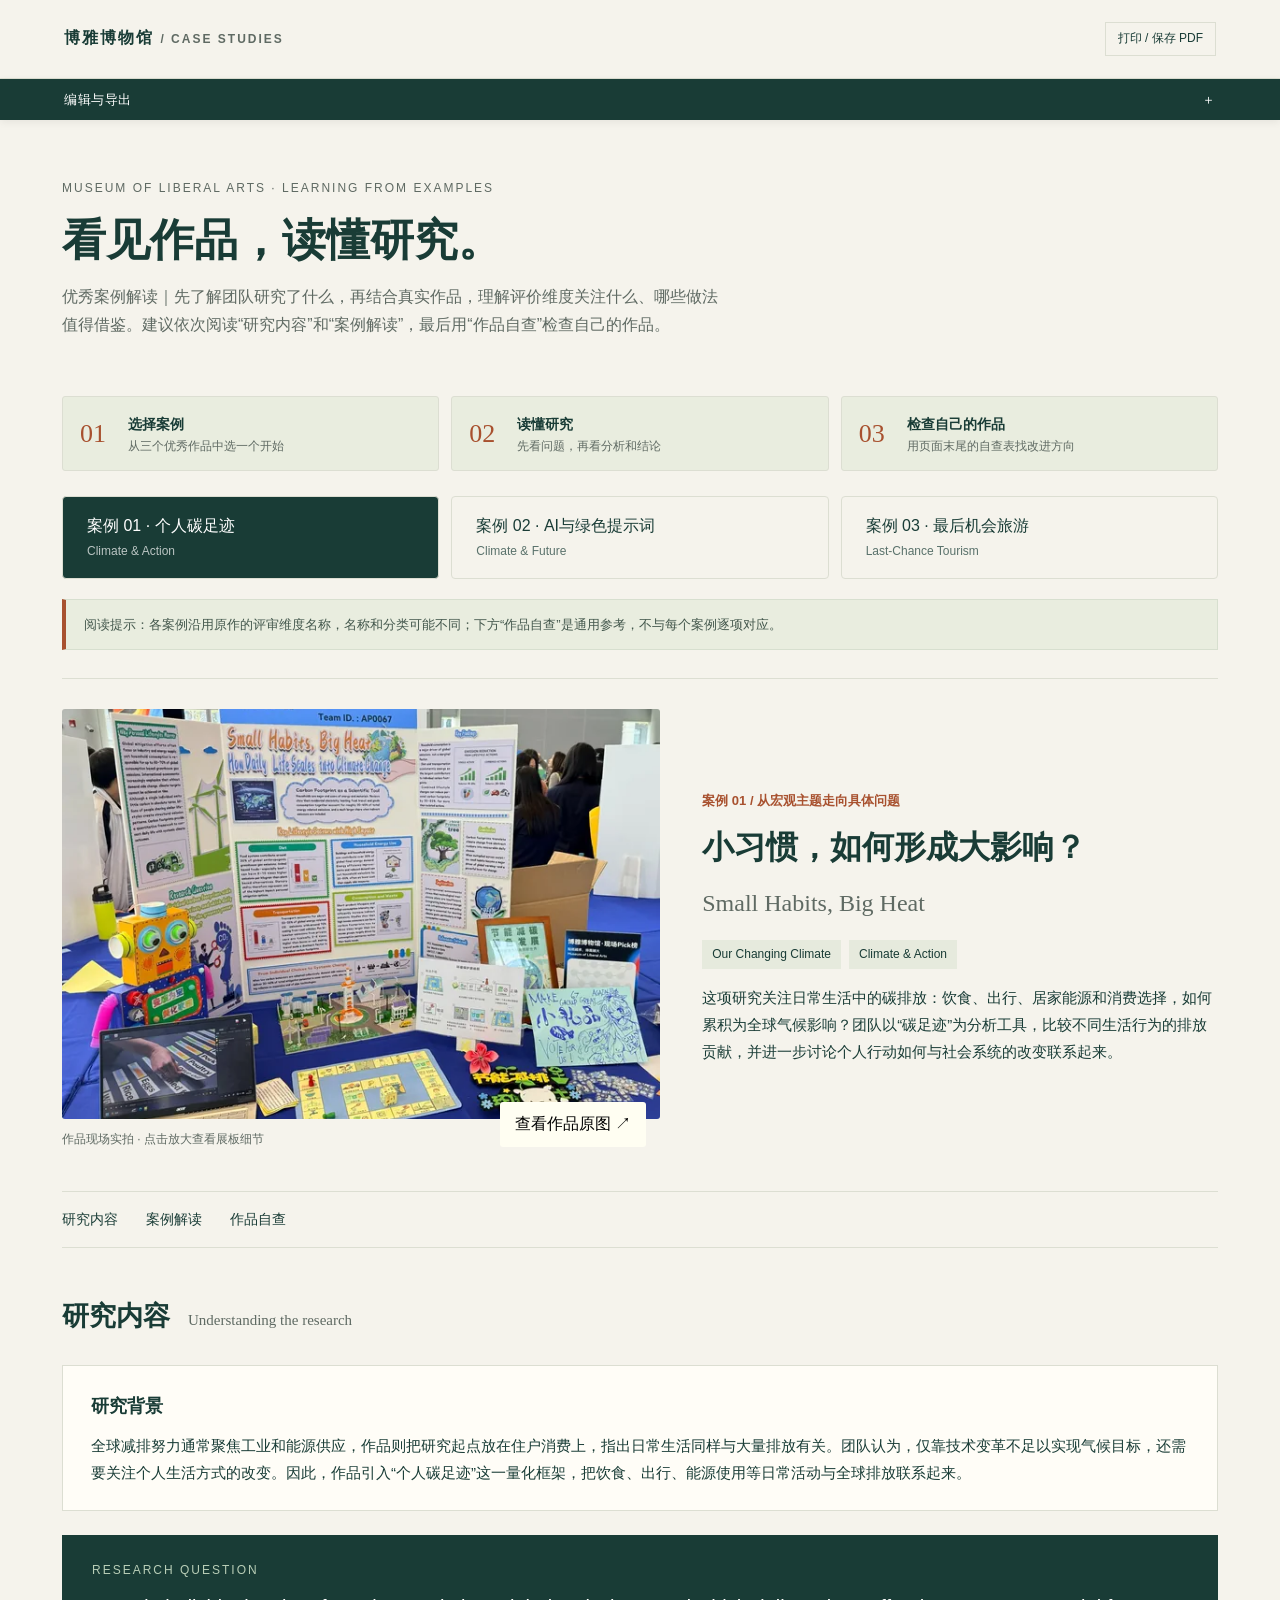
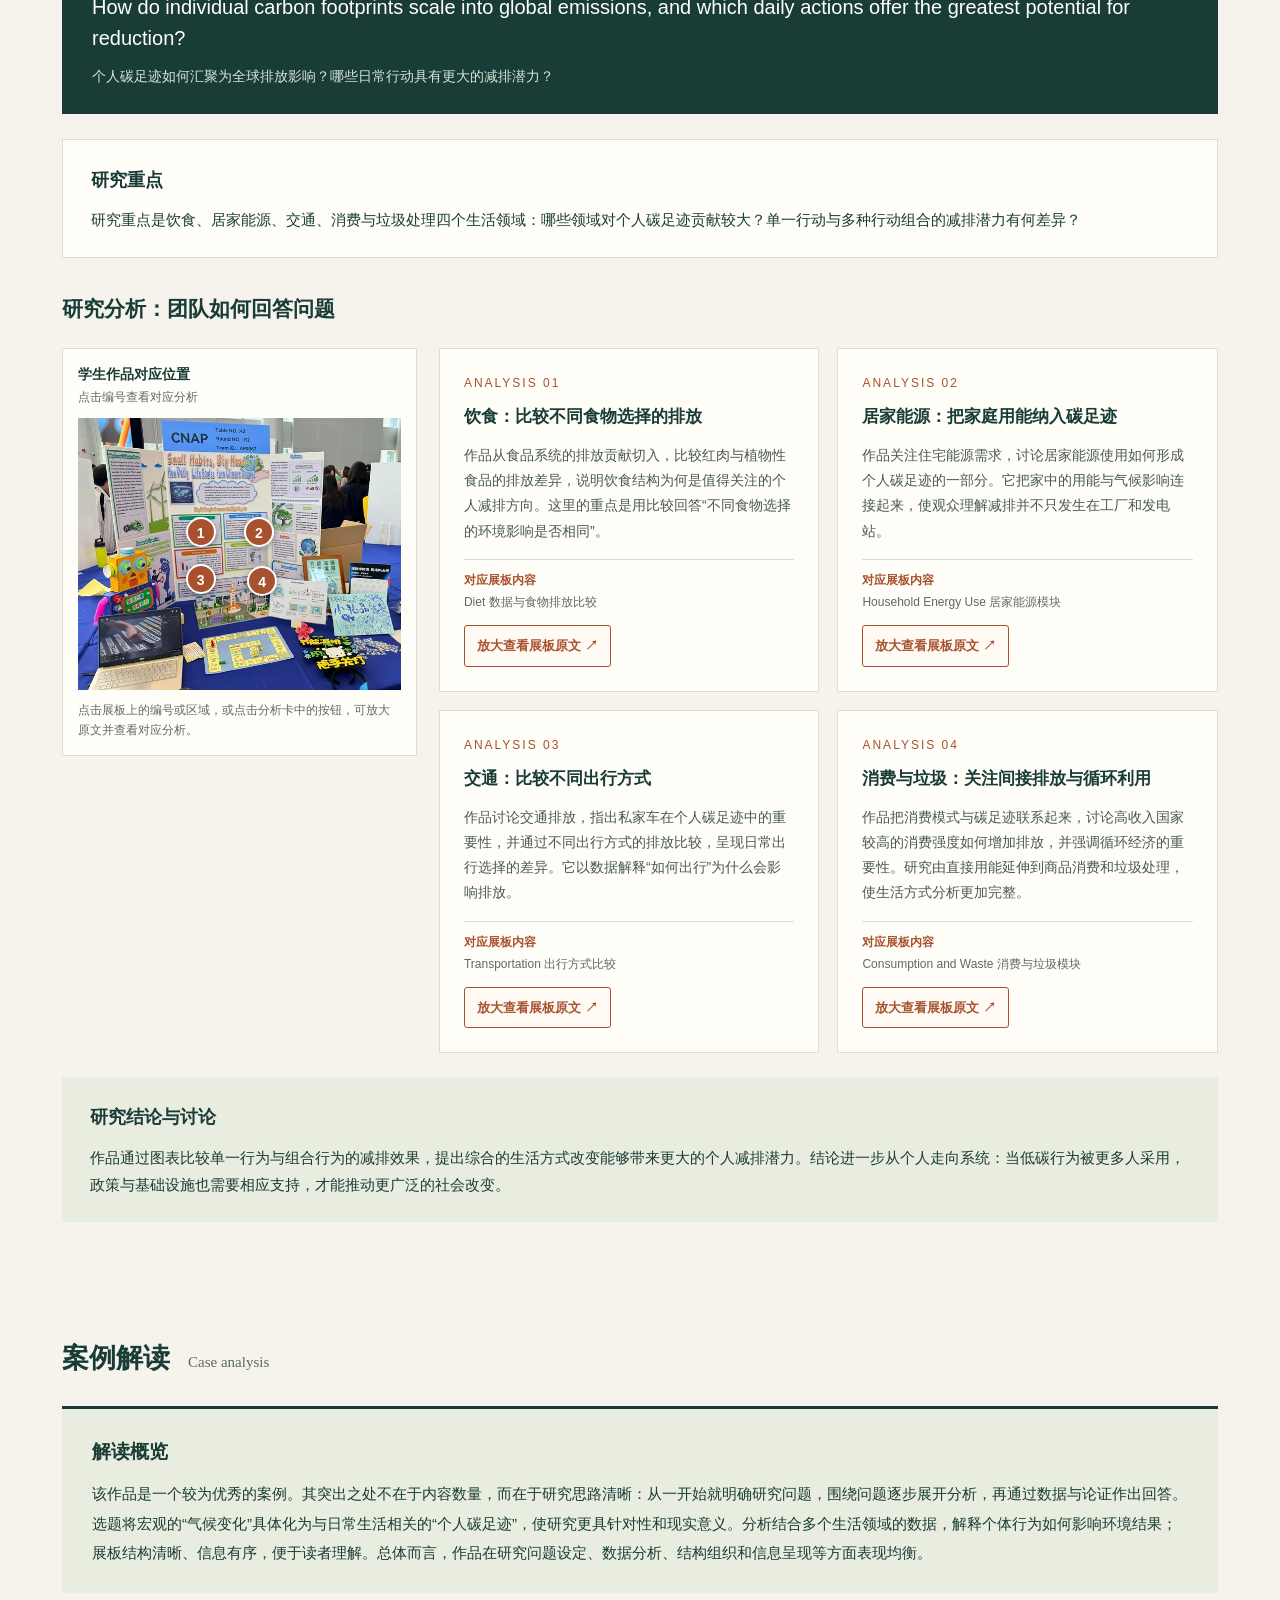
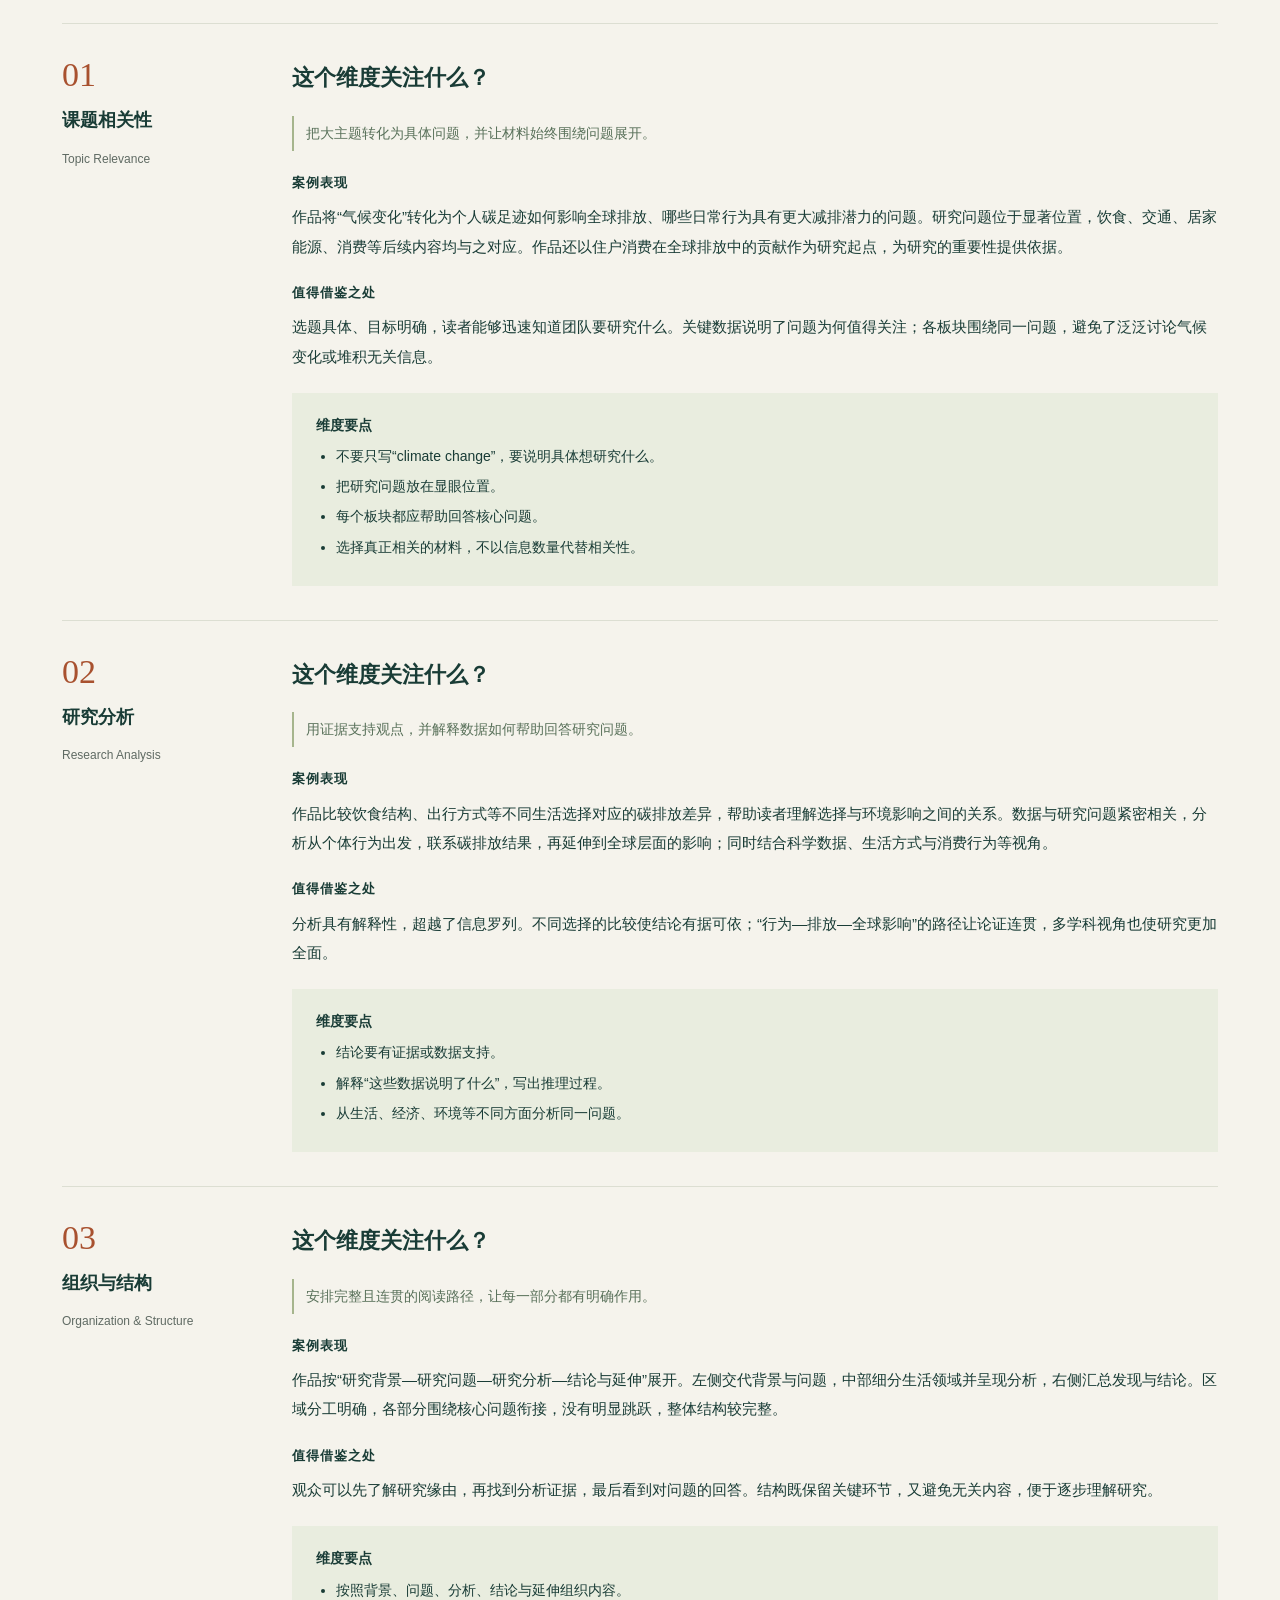
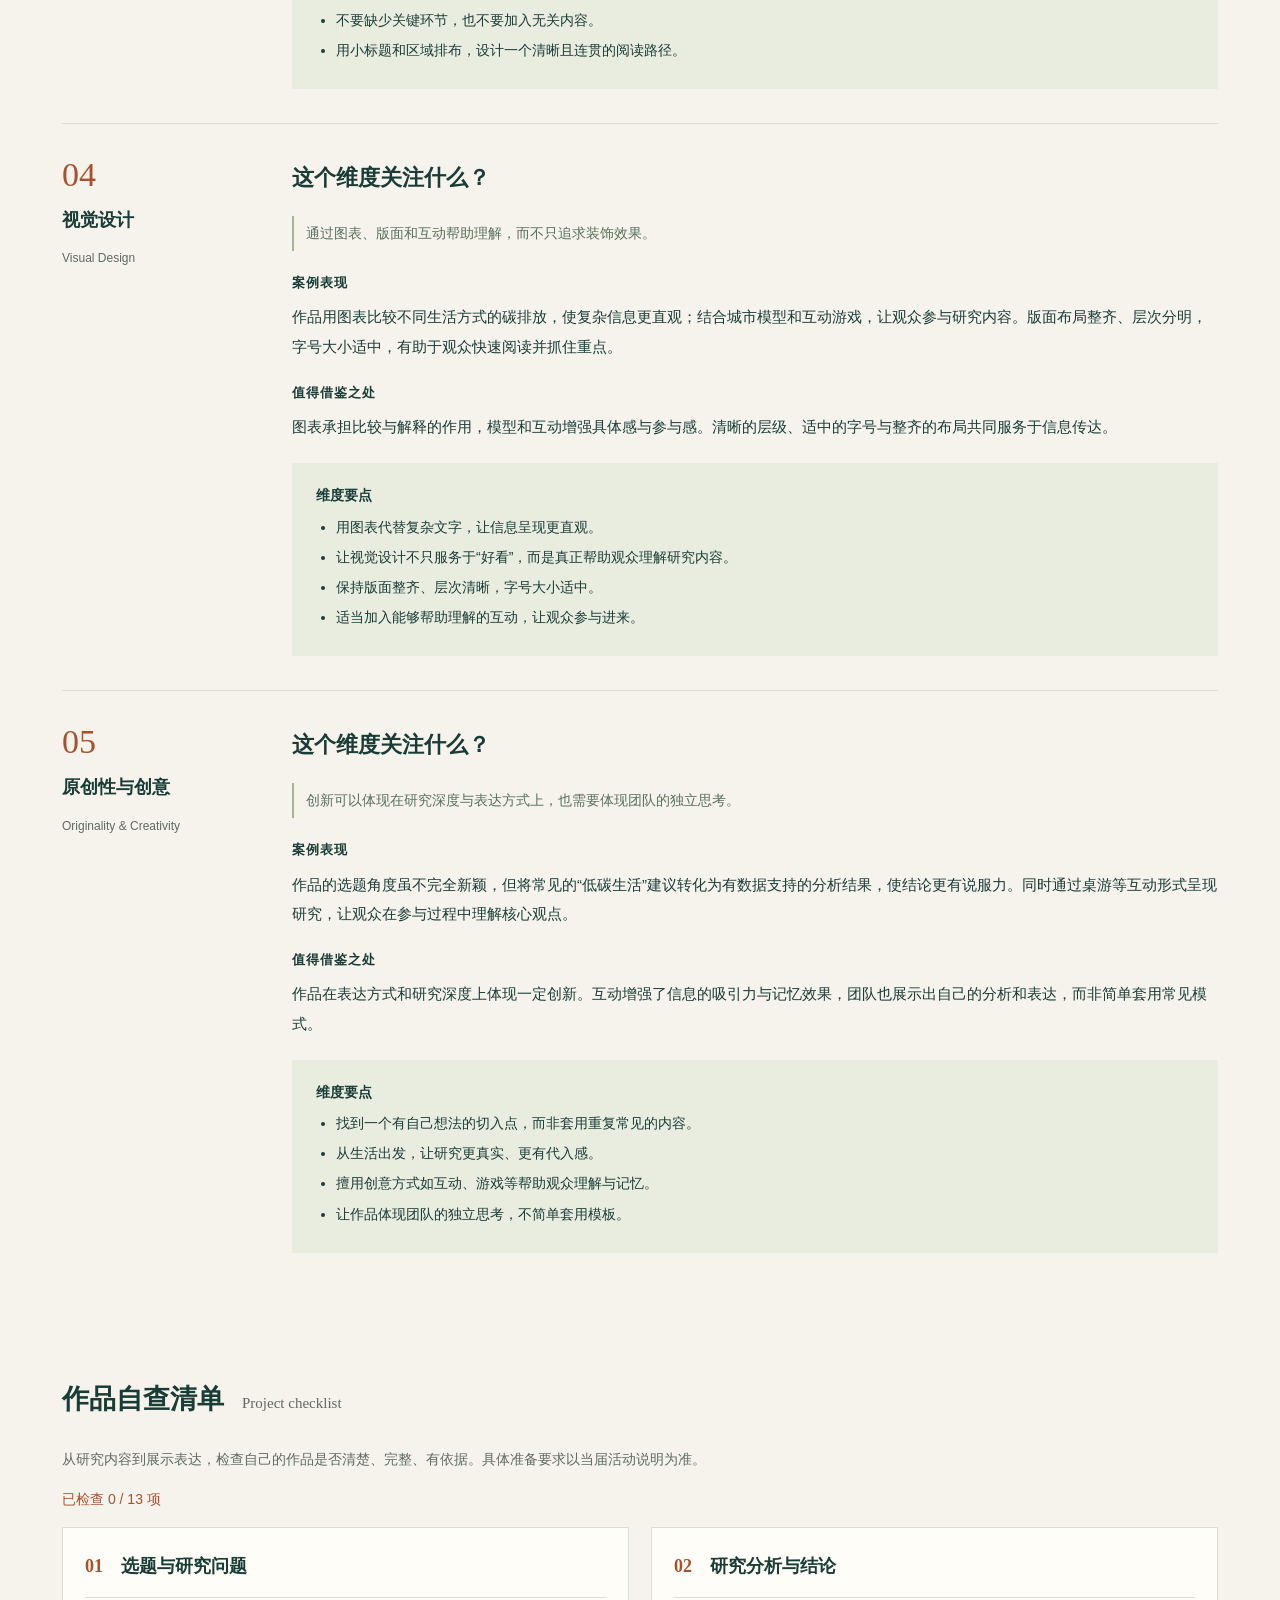
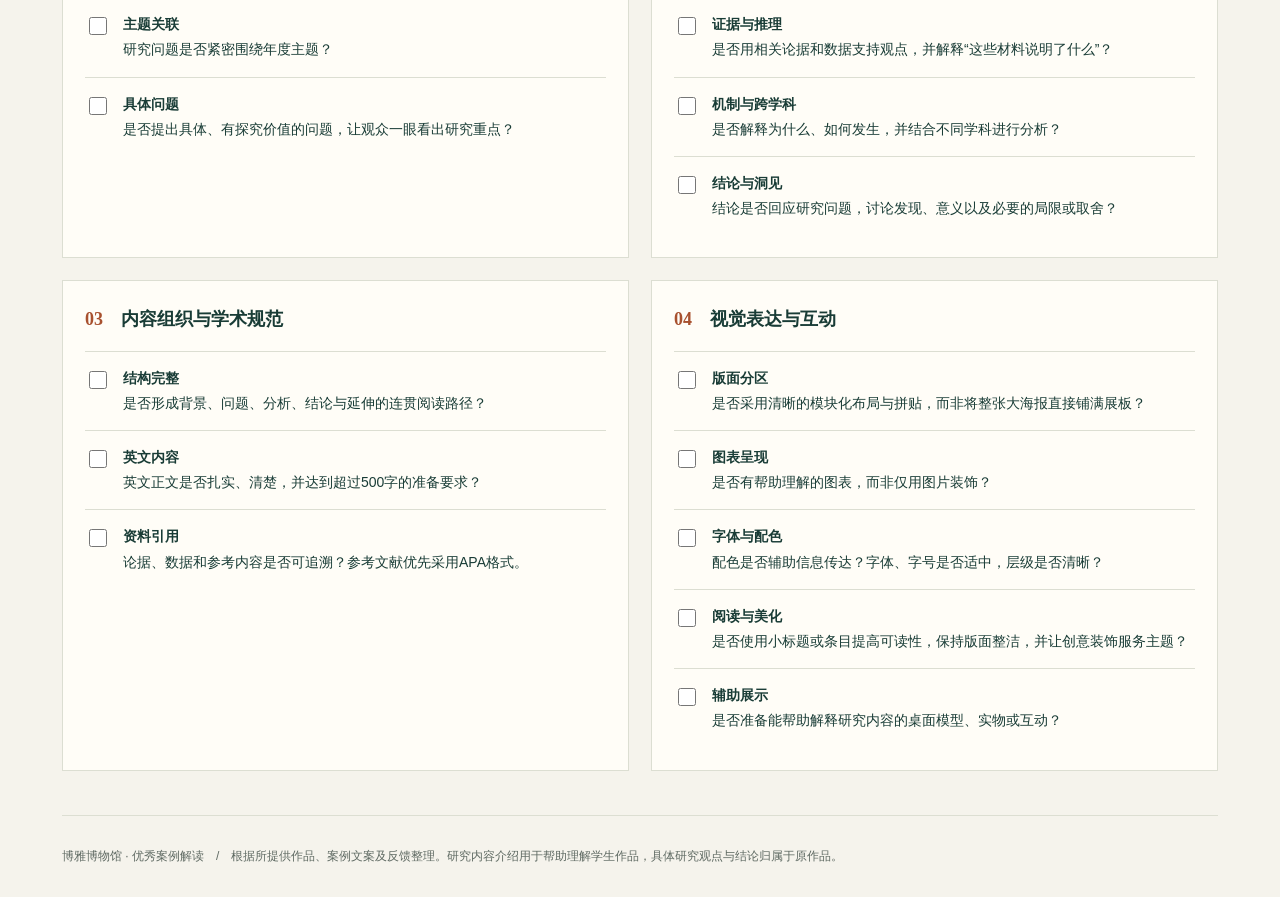
<file: src/index.html>
<!doctype html>
<html lang="zh-CN"><head><meta charset="utf-8"><meta name="viewport" content="width=device-width,initial-scale=1"><link rel="icon" href="/favicon.svg" type="image/svg+xml">
<link rel="alternate icon" href="/favicon.ico" sizes="32x32"><meta name="description" content="三个学生展板案例的研究问题、分析路径与评分维度解读，附 13 项作品自查表。"><link rel="canonical" href="https://museum-site-cwb.pages.dev/"><meta name="theme-color" content="#f5f3ec"><meta property="og:type" content="website"><meta property="og:site_name" content="博雅博物馆"><meta property="og:title" content="博雅博物馆 · 优秀案例解读"><meta property="og:description" content="三个学生展板案例的研究问题、分析路径与评分维度解读，附 13 项作品自查表。"><meta property="og:url" content="https://museum-site-cwb.pages.dev/"><meta property="og:locale" content="zh_CN"><meta name="twitter:card" content="summary"><meta name="twitter:title" content="博雅博物馆 · 优秀案例解读"><meta name="twitter:description" content="三个学生展板案例的研究问题、分析路径与评分维度解读，附 13 项作品自查表。"><script type="application/ld+json">{"@context":"https://schema.org","@type":"CollectionPage","name":"博雅博物馆 · 优秀案例解读","url":"https://museum-site-cwb.pages.dev/","description":"三个学生展板案例的研究问题、分析路径与评分维度解读，附 13 项作品自查表。","inLanguage":"zh-CN","isPartOf":{"@type":"WebSite","name":"博雅博物馆","url":"https://museum-site-cwb.pages.dev/"},"hasPart":[{"@type":"CreativeWork","name":"小习惯，如何形成大影响？","url":"https://museum-site-cwb.pages.dev/?case=1"},{"@type":"CreativeWork","name":"与AI说话，礼貌也有环境成本吗？","url":"https://museum-site-cwb.pages.dev/?case=2"},{"@type":"CreativeWork","name":"最后一次看见，是否让消失更快？","url":"https://museum-site-cwb.pages.dev/?case=3"}]}</script>
<link rel="stylesheet" href="css/main.css"><title>博雅博物馆 · 优秀案例解读</title></head><body class=""><a class="skip-link" href="#main">跳到主要内容</a><div class="top"><div class="brand">博雅博物馆 <span class="small"> / CASE STUDIES</span></div><div class="tools"><button onclick="window.print()">打印 / 保存 PDF</button></div></div><details class="editor-drawer" id="editorDrawer"><summary>编辑与导出</summary><div class="editorbar" aria-label="编辑工具栏"><button id="editToggle" class="primary" onclick="toggleEdit()" aria-pressed="false">编辑文字</button><button onclick="exportHTML()">导出新版 HTML</button><button onclick="openReset()">恢复原文</button><span class="status" id="editStatus" role="status">阅读模式 · 已载入修改</span></div><div class="editorhelp">点击带虚线的文字即可修改，修改会自动保存。可切换案例继续编辑；完成后点击“导出新版 HTML”保存完整文件。照片和布局保持不变。</div></details><main class="wrap" id="main"><header><div class="eyebrow" data-edit-key="header:0">MUSEUM OF LIBERAL ARTS · LEARNING FROM EXAMPLES</div><h1 data-edit-key="header:1">看见作品，读懂研究。</h1><p data-edit-key="header:2">优秀案例解读｜先了解团队研究了什么，再结合真实作品，理解评价维度关注什么、哪些做法值得借鉴。建议依次阅读“研究内容”和“案例解读”，最后用“作品自查”检查自己的作品。</p></header><div class="guide-steps" aria-label="页面使用步骤"><div class="guide-step"><b>01</b><strong>选择案例</strong><span>从三个优秀作品中选一个开始</span></div><div class="guide-step"><b>02</b><strong>读懂研究</strong><span>先看问题，再看分析和结论</span></div><div class="guide-step"><b>03</b><strong>检查自己的作品</strong><span>用页面末尾的自查表找改进方向</span></div></div><div class="tabs" role="tablist" aria-label="选择案例"><button role="tab" id="tab0" aria-controls="content" tabindex="0" onclick="selectCase(0)" class="" aria-selected="false">案例 01 · 个人碳足迹<span>Climate &amp; Action</span></button><button role="tab" id="tab1" aria-controls="content" tabindex="-1" onclick="selectCase(1)" aria-selected="false" class="">案例 02 · AI与绿色提示词<span>Climate &amp; Future</span></button><button role="tab" id="tab2" aria-controls="content" tabindex="-1" onclick="selectCase(2)" aria-selected="true" class="active">案例 03 · 最后机会旅游<span>Last-Chance Tourism</span></button></div><div class="rubric-note">阅读提示：各案例沿用原作的评审维度名称，名称和分类可能不同；下方“作品自查”是通用参考，不与每个案例逐项对应。</div><div id="content" role="tabpanel" aria-labelledby="tab0"><article><div class="hero"><div class="photo"><img src="img/case-03.jpg" srcset="img/case-03-640.webp 640w, img/case-03-960.webp 960w, img/case-03-1280.webp 1280w, img/case-03.webp 1620w" sizes="(max-width:760px) 92vw, 600px" width="1620" height="1080" decoding="async" fetchpriority="high" alt="Last-Chance Tourism现场作品"><button onclick="zoom()">查看作品原图 ↗</button><div class="caption" data-edit-key="case2:0">作品现场实拍 · 点击放大查看展板细节</div></div><div><div class="tag" data-edit-key="case2:1">案例 03 / 用反馈回路解释生态悖论</div><h2 data-edit-key="case2:2">最后一次看见，是否让消失更快？</h2><p class="en" data-edit-key="case2:3">Last-Chance Tourism</p><div class="meta"><span data-edit-key="case2:4">Our Changing Climate</span><span data-edit-key="case2:5">Climate &amp; Action</span></div><p class="intro" data-edit-key="case2:6">这项研究关注“最后机会旅游”：当珊瑚礁、冰川等自然景观受到退化威胁时，人们可能更想在其消失前前往参观。团队以大堡礁和冰川为案例，结合反馈模型与问卷材料，探讨游客需求和环境退化如何相互影响，并讨论旅游管理中的保护与发展平衡。</p></div></div><nav class="nav"><a href="#research">研究内容</a><a href="#reading">案例解读</a><a href="#checklist">作品自查</a></nav><section id="research"><div class="sectionhead"><b data-edit-key="case2:7">研究内容</b><span data-edit-key="case2:8">Understanding the research</span></div><div class="researchlead"><h3 data-edit-key="case2:9">研究背景</h3><p data-edit-key="case2:10">作品从气候变化对标志性自然景观的威胁切入，关注冰川消融、大堡礁珊瑚退化等现象。“最后机会旅游”指人们前往可能消失的环境旅行。团队注意到，景观受损未必只会降低吸引力，也可能激发“趁现在去看看”的需求；这为研究游客行为与环境退化的相互作用提供了起点。</p></div><div class="rq"><div class="eyebrow" style="color:#b9ceb7" data-edit-key="case2:11">RESEARCH QUESTION · 据展板转录</div><p data-edit-key="case2:12">How does last-chance tourism produce a self-reinforcing ecological paradox, where environmental degradation draws tourists and tourist activity accelerates degradation?</p><div class="cn" data-edit-key="case2:13">“最后机会旅游”如何形成自我强化的生态悖论：环境退化吸引游客，而旅游活动又加速环境退化？</div></div><div class="researchlead"><h3 data-edit-key="case2:14">研究重点</h3><p data-edit-key="case2:15">团队尝试解释一条自我强化的关系：环境濒危引发关注和稀缺感，增加游客的到访意愿；更多游客活动又可能增加环境压力，加速景观退化。展板注明，研究从此前阶段的单一案例拓展到跨案例、跨学科分析。</p></div><h3 class="subhead" data-edit-key="case2:16">研究分析：团队如何回答问题</h3><div class="grid analysisgrid"><div class="card"><div class="small" style="color:var(--accent);margin-bottom:8px" data-edit-key="case2:17">ANALYSIS 01</div><h3 data-edit-key="case2:18">提出假设：稀缺性与FOMO如何影响选择</h3><p data-edit-key="case2:19">团队以稀缺性和FOMO（害怕错过）作为行为解释，提出濒危景观可能因为“即将消失”而更具吸引力。这个假设把环境变化与游客心理连接起来，为后续分析确定方向。</p></div><div class="card"><div class="small" style="color:var(--accent);margin-bottom:8px" data-edit-key="case2:20">ANALYSIS 02</div><h3 data-edit-key="case2:21">建立模型：呈现相互强化的反馈回路</h3><p data-edit-key="case2:22">展板用回路图连接生态濒危、媒体关注、游客FOMO、游客增加和环境压力，展示团队所主张的逻辑闭环。模型帮助观众理解研究的整体关系；每个环节为何成立、如何作用，仍是需要进一步深入解释的重点。</p></div><div class="card"><div class="small" style="color:var(--accent);margin-bottom:8px" data-edit-key="case2:23">ANALYSIS 03</div><h3 data-edit-key="case2:24">结合案例：观察不同景观中的同一问题</h3><p data-edit-key="case2:25">作品使用大堡礁和消融冰川两个案例，讨论景观退化与旅游吸引力的关系。案例把模型中的抽象概念放入具体场景，也体现研究从单一案例向跨案例分析的拓展。</p></div><div class="card"><div class="small" style="color:var(--accent);margin-bottom:8px" data-edit-key="case2:26">ANALYSIS 04</div><h3 data-edit-key="case2:27">呈现调研：补充游客态度与政策支持</h3><p data-edit-key="case2:28">团队通过问卷图表呈现受访者对濒危景观的到访意愿、知晓环境影响后的选择以及对管理政策的支持。调研为游客心理和政策讨论补充材料，与模型和案例共同回应研究问题。</p></div></div><div class="researchlead result"><h3 data-edit-key="case2:29">研究结论与讨论</h3><p data-edit-key="case2:30">团队形成了Findings、Solutions、Limitations的完整思路：完全禁止或完全开放旅游都难以简单解决问题，因为生态保护与当地经济收入之间存在取舍。作品以“Balance Matters”强调平衡，并提出生态旅游税、动态游客上限等思路；同时承认理论模型尚未充分纳入现实中的社会、政治变量。后续可进一步说明不同利益相关者如何共同推动更合理的平衡。</p></div></section><section id="reading"><div class="sectionhead"><b data-edit-key="case2:31">案例解读</b><span data-edit-key="case2:32">Case analysis</span></div><div class="overview"><h3 data-edit-key="case2:33">解读概览</h3><p data-edit-key="case2:34">整体来看，团队聚焦last-chance tourism，提出了具体且具有探究价值的研究问题：濒危环境吸引游客，而游客活动又可能进一步加速环境退化，这一机制如何形成？切入角度新颖。展板分区明确、标题清晰，研究背景、假设、分析、发现及反思与局限等板块层次清晰、内容明确；团队还使用数据图、案例和调研材料，从不同角度呈现研究。整体作品结构完整并体现团队思考，后续可以重点深化Research Analysis和Conclusion &amp; Insight，让机制解释和研究洞见更充分地展示出来。</p></div><div class="dim"><aside><div class="num">01</div><div><h3 data-edit-key="case2:35">研究问题</h3><div class="small" style="letter-spacing:0" data-edit-key="case2:36">Research Question</div></div></aside><div><h4 data-edit-key="case2:37">这个维度关注什么？</h4><div class="point" data-edit-key="case2:38">从具体现象提出值得解释的关系，明确研究要回答什么。</div><div class="detail"><div class="label" data-edit-key="case2:39">案例表现</div><p data-edit-key="case2:40">团队聚焦last-chance tourism，研究濒危环境吸引游客、游客活动又进一步加速环境退化的机制。问题对象明确，指向两者之间自我强化的关系，后续模型、案例与调研均围绕这一问题展开。</p></div><div class="detail"><div class="label" data-edit-key="case2:41">值得借鉴之处</div><p data-edit-key="case2:42">切入角度新颖，问题具体且具有探究价值。它没有停留在“旅游影响环境”的宽泛话题，而是追问一个值得解释的生态悖论，逻辑清晰且聚焦。</p></div><div class="learn"><strong>维度要点</strong><ul><li data-edit-key="case2:43">从具体观察中发现值得探究的问题。</li><li data-edit-key="case2:44">把关注点推进到现象背后的关系与机制。</li><li data-edit-key="case2:45">让模型、案例与调研共同回应研究问题。</li></ul></div></div></div><div class="dim"><aside><div class="num">02</div><div><h3 data-edit-key="case2:46">研究分析</h3><div class="small" style="letter-spacing:0" data-edit-key="case2:47">Research Analysis</div></div></aside><div><h4 data-edit-key="case2:48">这个维度关注什么？</h4><div class="point" data-edit-key="case2:49">不仅展示逻辑关系，还要解释各环节为什么成立、如何发生。</div><div class="detail"><div class="label" data-edit-key="case2:50">案例表现</div><p data-edit-key="case2:51">团队使用数据图、案例、调研等材料，从不同角度分析研究问题；模型直观地呈现“濒危环境—游客需求—环境压力”的逻辑闭环，并以大堡礁、冰川等案例使问题具体化。</p></div><div class="detail"><div class="label" data-edit-key="case2:52">值得借鉴之处</div><p data-edit-key="case2:53">研究已经形成明确的机制分析意识，并结合多类材料展开。模型使观众能够把握整体逻辑，也为后续深入分析提供了框架。</p></div><div class="detail improve"><div class="label" data-edit-key="case2:54">问题与提升建议</div><p data-edit-key="case2:55">这部分还可以更侧重于展示出来背后根因与作用过程的挖掘，如：为什么濒危环境会引发媒体大肆关注？媒体渲染如何推动游客的FOMO心理？哪类游客更容易受影响？游客增加后，生态压力具体来自碳排放、人为破坏、设施建设，还是其他因素？把这些问题与后续案例结合，能够让分析从逻辑关系的展示，进一步成为对现象的机制解释。</p></div><div class="learn"><strong>维度要点</strong><ul><li data-edit-key="case2:56">追问每个环节的why与how。</li><li data-edit-key="case2:57">把机制解释放回具体案例中展开。</li><li data-edit-key="case2:58">让案例说明关系如何发生，而不只是证明现象存在。</li></ul></div></div></div><div class="dim"><aside><div class="num">03</div><div><h3 data-edit-key="case2:59">内容组织</h3><div class="small" style="letter-spacing:0" data-edit-key="case2:60">Content Organization</div></div></aside><div><h4 data-edit-key="case2:61">这个维度关注什么？</h4><div class="point" data-edit-key="case2:62">用明确分区与标题，让观众快速理解研究的基本思路。</div><div class="detail"><div class="label" data-edit-key="case2:63">案例表现</div><p data-edit-key="case2:64">展板设置Background、Hypothesis、Analysis、Findings、Reflections and Limitations等板块。背景与研究设定、核心分析、研究发现和反思具有较清楚的分工，标题明确，整体信息层次较好。</p></div><div class="detail"><div class="label" data-edit-key="case2:65">值得借鉴之处</div><p data-edit-key="case2:66">观众能够较快看出研究从何出发、如何分析、形成什么发现，以及有哪些局限。有效的信息组织支持研究成果的展示与现场表达，因此该维度取得较好评价。</p></div><div class="learn"><strong>维度要点</strong><ul><li data-edit-key="case2:67">让每个板块承担明确作用。</li><li data-edit-key="case2:68">用清晰标题形成研究过程的阅读线索。</li><li data-edit-key="case2:69">既呈现发现，也保留反思与局限。</li></ul></div></div></div><div class="dim"><aside><div class="num">04</div><div><h3 data-edit-key="case2:70">视觉设计与表达</h3><div class="small" style="letter-spacing:0" data-edit-key="case2:71">Visual Design &amp; Expression</div></div></aside><div><h4 data-edit-key="case2:72">这个维度关注什么？</h4><div class="point" data-edit-key="case2:73">让图表、文字和分区协同传达内容。</div><div class="detail"><div class="label" data-edit-key="case2:74">案例表现</div><p data-edit-key="case2:75">作品通过清楚的板块、标题和信息层级呈现研究，同时使用数据图、反馈模型、案例与调研材料辅助说明。整体视觉呈现较为清晰，能够支持观众理解研究内容。</p></div><div class="detail"><div class="label" data-edit-key="case2:76">值得借鉴之处</div><p data-edit-key="case2:77">视觉设计和信息组织总体有效，能够辅助研究成果展示和现场表达，因此Visual Design &amp; Expression取得较好评价。导图也为复杂关系提供了直观入口。</p></div><div class="learn"><strong>维度要点</strong><ul><li data-edit-key="case2:78">让图表和模型对应正在解释的内容。</li><li data-edit-key="case2:79">保持版块清楚、标题鲜明、层级稳定。</li><li data-edit-key="case2:80">字号大小适中，帮助观众快速阅读展板。</li></ul></div></div></div><div class="dim"><aside><div class="num">05</div><div><h3 data-edit-key="case2:81">结论与洞见</h3><div class="small" style="letter-spacing:0" data-edit-key="case2:82">Conclusion &amp; Insight</div></div></aside><div><h4 data-edit-key="case2:83">这个维度关注什么？</h4><div class="point" data-edit-key="case2:84">在总结发现之外，解释取舍、各方作用与方案依据。</div><div class="detail"><div class="label" data-edit-key="case2:85">案例表现</div><p data-edit-key="case2:86">团队已形成较完整的Findings、Solutions、Limitations思路，并提出trade-off，意识到生态保护与当地经济收入之间存在矛盾。作品用“Balance Matters”强调平衡，说明团队理解问题由多种因素造成，不能由单一方案简单解决。</p></div><div class="detail"><div class="label" data-edit-key="case2:87">值得借鉴之处</div><p data-edit-key="case2:88">能够识别取舍并承认局限，是有价值的思考方向。结论不只是重复问题，还尝试提出解决思路，展现了团队自身的判断。</p></div><div class="detail improve"><div class="label" data-edit-key="case2:89">问题与提升建议</div><p data-edit-key="case2:90">可以进一步讨论政府、媒体、环保组织和游客各自能够发挥什么作用，以及如何共同实现经济收益、生态保护和游客需求之间更合理的平衡。这样能够更有力地支撑“Balance Matters”与解决方案，使已有内容中的Insight充分呈现出来。</p></div><div class="learn"><strong>维度要点</strong><ul><li data-edit-key="case2:91">从不同利益相关者的角度分析问题。</li><li data-edit-key="case2:92">解释经济收益、生态保护与游客需求如何平衡。</li><li data-edit-key="case2:93">让“Balance Matters”和解决方案得到具体论证。</li></ul></div></div></div></section></article></div><section id="checklist"><div class="sectionhead"><b data-edit-key="checklist:0">作品自查清单</b><span data-edit-key="checklist:1">Project checklist</span></div><p style="color:var(--muted);font-size:14px" data-edit-key="checklist:2">从研究内容到展示表达，检查自己的作品是否清楚、完整、有依据。具体准备要求以当届活动说明为准。</p><div class="progress" id="progress">已检查 0 / 13 项</div><div class="groupgrid" id="checks"><div class="checkgroup"><h3 data-edit-key="checklist:3"><span style="color:var(--accent);font-family:Georgia">01</span>　选题与研究问题</h3><label class="check"><input type="checkbox" onchange="update()"><span><strong data-edit-key="checklist:4">主题关联</strong><span class="checktext" data-edit-key="checklist:5">研究问题是否紧密围绕年度主题？</span></span></label><label class="check"><input type="checkbox" onchange="update()"><span><strong data-edit-key="checklist:6">具体问题</strong><span class="checktext" data-edit-key="checklist:7">是否提出具体、有探究价值的问题，让观众一眼看出研究重点？</span></span></label></div><div class="checkgroup"><h3 data-edit-key="checklist:8"><span style="color:var(--accent);font-family:Georgia">02</span>　研究分析与结论</h3><label class="check"><input type="checkbox" onchange="update()"><span><strong data-edit-key="checklist:9">证据与推理</strong><span class="checktext" data-edit-key="checklist:10">是否用相关论据和数据支持观点，并解释“这些材料说明了什么”？</span></span></label><label class="check"><input type="checkbox" onchange="update()"><span><strong data-edit-key="checklist:11">机制与跨学科</strong><span class="checktext" data-edit-key="checklist:12">是否解释为什么、如何发生，并结合不同学科进行分析？</span></span></label><label class="check"><input type="checkbox" onchange="update()"><span><strong data-edit-key="checklist:13">结论与洞见</strong><span class="checktext" data-edit-key="checklist:14">结论是否回应研究问题，讨论发现、意义以及必要的局限或取舍？</span></span></label></div><div class="checkgroup"><h3 data-edit-key="checklist:15"><span style="color:var(--accent);font-family:Georgia">03</span>　内容组织与学术规范</h3><label class="check"><input type="checkbox" onchange="update()"><span><strong data-edit-key="checklist:16">结构完整</strong><span class="checktext" data-edit-key="checklist:17">是否形成背景、问题、分析、结论与延伸的连贯阅读路径？</span></span></label><label class="check"><input type="checkbox" onchange="update()"><span><strong data-edit-key="checklist:18">英文内容</strong><span class="checktext" data-edit-key="checklist:19">英文正文是否扎实、清楚，并达到超过500字的准备要求？</span></span></label><label class="check"><input type="checkbox" onchange="update()"><span><strong data-edit-key="checklist:20">资料引用</strong><span class="checktext" data-edit-key="checklist:21">论据、数据和参考内容是否可追溯？参考文献优先采用APA格式。</span></span></label></div><div class="checkgroup"><h3 data-edit-key="checklist:22"><span style="color:var(--accent);font-family:Georgia">04</span>　视觉表达与互动</h3><label class="check"><input type="checkbox" onchange="update()"><span><strong data-edit-key="checklist:23">版面分区</strong><span class="checktext" data-edit-key="checklist:24">是否采用清晰的模块化布局与拼贴，而非将整张大海报直接铺满展板？</span></span></label><label class="check"><input type="checkbox" onchange="update()"><span><strong data-edit-key="checklist:25">图表呈现</strong><span class="checktext" data-edit-key="checklist:26">是否有帮助理解的图表，而非仅用图片装饰？</span></span></label><label class="check"><input type="checkbox" onchange="update()"><span><strong data-edit-key="checklist:27">字体与配色</strong><span class="checktext" data-edit-key="checklist:28">配色是否辅助信息传达？字体、字号是否适中，层级是否清晰？</span></span></label><label class="check"><input type="checkbox" onchange="update()"><span><strong data-edit-key="checklist:29">阅读与美化</strong><span class="checktext" data-edit-key="checklist:30">是否使用小标题或条目提高可读性，保持版面整洁，并让创意装饰服务主题？</span></span></label><label class="check"><input type="checkbox" onchange="update()"><span><strong data-edit-key="checklist:31">辅助展示</strong><span class="checktext" data-edit-key="checklist:32">是否准备能帮助解释研究内容的桌面模型、实物或互动？</span></span></label></div></div></section><footer class="foot editable-footer" data-edit-key="footer:0">博雅博物馆 · 优秀案例解读　/　根据所提供作品、案例文案及反馈整理。研究内容介绍用于帮助理解学生作品，具体研究观点与结论归属于原作品。</footer></main><dialog id="viewer"><button onclick="document.getElementById('viewer').close()">关闭 ×</button><img id="full" alt="作品原图放大"></dialog><dialog id="analysisZoomDialog" class="analysis-zoom-dialog" aria-labelledby="zoomAnalysisTitle"><button class="zoom-close" onclick="document.getElementById('analysisZoomDialog').close()">关闭 ×</button><div class="zoom-layout"><div class="zoom-image-wrap"><img id="zoomPosterCrop" alt="学生作品对应局部放大"></div><div class="zoom-analysis"><div class="eyebrow">POSTER DETAIL</div><h3 id="zoomAnalysisTitle"></h3><div class="zoom-target-label">展板对应内容</div><div id="zoomTarget"></div><div class="zoom-analysis-label">对应分析</div><div id="zoomAnalysisText"></div></div></div></dialog><script id="editorData" type="application/json">{"storageId":"museum-editor-1793601910953-6b5e97","edits":{"case0:34":"该作品是一个较为优秀的案例。其突出之处不在于内容数量，而在于研究思路清晰：从一开始就明确研究问题，围绕问题逐步展开分析，再通过数据与论证作出回答。选题将宏观的“气候变化”具体化为与日常生活相关的“个人碳足迹”，使研究更具针对性和现实意义。分析结合多个生活领域的数据，解释个体行为如何影响环境结果；展板结构清晰、信息有序，便于读者理解。总体而言，作品在研究问题设定、数据分析、结构组织和信息呈现等方面表现均衡。","case0:68":"用小标题和区域排布，设计一个清晰且连贯的阅读路径。","case0:77":"用图表代替复杂文字，让信息呈现更直观。","case0:78":"让视觉设计不只服务于“好看”，而是真正帮助观众理解研究内容。","case0:80":"适当加入能够帮助理解的互动，让观众参与进来。","case0:89":"找到一个有自己想法的切入点，而非套用重复常见的内容。","case0:90":"从生活出发，让研究更真实、更有代入感。","case0:91":"擅用创意方式如互动、游戏等帮助观众理解与记忆。","case0:92":"让作品体现团队的独立思考，不简单套用模板。","case1:13":"展板原意译：个人用户与 AI 对话中的闲聊或礼貌表达，会怎样在大规模使用下影响环境？","case1:34":"该作品整体水平较高，在选题、分析与表达方面均有突出表现。它从一个比较新颖的角度切入，将人工智能时代的语言使用习惯与气候变化问题联系起来，体现出较强的思考能力。研究使用数据支持论证，并以“绿色提示词”进一步思考未来数字生活方式。展板结构清晰、信息有层次，视觉风格与主题一致。总体而言，作品在多个维度表现均可圈可点，在研究问题的精确性、视觉设计与内容的关联以及互动设计等方面仍有提升空间。","case1:40":"作品围绕“Our Changing Climate”，将研究延伸到数字技术与能源消耗，把全球气候问题与日常AI对话行为联系起来。所选材料与方向相关，研究目标总体明确。","case1:44":"原问题“How do small talk among individual users scale impact the environment?”在语言表述和研究范围上略显不够精确。“users”没有明确指向 AI 用户，“small talk”也难以准确对应人与 AI 之间的具体语言行为。可改为：How does polite language in AI conversations affect token use and estimated energy consumption at scale?（大规模使用时，AI 对话中的礼貌表达会怎样影响词元使用量和估算能耗？）这能让研究对象和关注指标更清楚。","case2:34":"整体来看，团队聚焦last-chance tourism，提出了具体且具有探究价值的研究问题：濒危环境吸引游客，而游客活动又可能进一步加速环境退化，这一机制如何形成？切入角度新颖。展板分区明确、标题清晰，研究背景、假设、分析、发现及反思与局限等板块层次清晰、内容明确；团队还使用数据图、案例和调研材料，从不同角度呈现研究。整体作品结构完整并体现团队思考，后续可以重点深化Research Analysis和Conclusion & Insight，让机制解释和研究洞见更充分地展示出来。","case2:5":"Climate & Action","case2:42":"切入角度新颖，问题具体且具有探究价值。它没有停留在“旅游影响环境”的宽泛话题，而是追问一个值得解释的生态悖论，逻辑清晰且聚焦。","case2:55":"这部分还可以更侧重于展示出来背后根因与作用过程的挖掘，如：为什么濒危环境会引发媒体大肆关注？媒体渲染如何推动游客的FOMO心理？哪类游客更容易受影响？游客增加后，生态压力具体来自碳排放、人为破坏、设施建设，还是其他因素？把这些问题与后续案例结合，能够让分析从逻辑关系的展示，进一步成为对现象的机制解释。","case2:77":"视觉设计和信息组织总体有效，能够辅助研究成果展示和现场表达，因此Visual Design & Expression取得较好评价。导图也为复杂关系提供了直观入口。","header:2":"优秀案例解读｜先了解团队研究了什么，再结合真实作品，理解评价维度关注什么、哪些做法值得借鉴。建议依次阅读“研究内容”和“案例解读”，最后用“作品自查”检查自己的作品。"},"originals":{"case0:0":"作品现场实拍 · 点击放大查看展板细节","case0:1":"案例 01 / 从宏观主题走向具体问题","case0:2":"小习惯，如何形成大影响？","case0:3":"Small Habits, Big Heat","case0:4":"Our Changing Climate","case0:5":"Climate & Action","case0:6":"这项研究关注日常生活中的碳排放：饮食、出行、居家能源和消费选择，如何累积为全球气候影响？团队以“碳足迹”为分析工具，比较不同生活行为的排放贡献，并进一步讨论个人行动如何与社会系统的改变联系起来。","case0:7":"研究内容","case0:8":"Understanding the research","case0:9":"研究背景","case0:10":"全球减排努力通常聚焦工业和能源供应，作品则把研究起点放在住户消费上，指出日常生活同样与大量排放有关。团队认为，仅靠技术变革不足以实现气候目标，还需要关注个人生活方式的改变。因此，作品引入“个人碳足迹”这一量化框架，把饮食、出行、能源使用等日常活动与全球排放联系起来。","case0:11":"RESEARCH QUESTION","case0:12":"How do individual carbon footprints scale into global emissions, and which daily actions offer the greatest potential for reduction?","case0:13":"个人碳足迹如何汇聚为全球排放影响？哪些日常行动具有更大的减排潜力？","case0:14":"研究重点","case0:15":"研究重点是饮食、居家能源、交通、消费与垃圾处理四个生活领域：哪些领域对个人碳足迹贡献较大？单一行动与多种行动组合的减排潜力有何差异？","case0:16":"研究分析：团队如何回答问题","case0:17":"ANALYSIS 01","case0:18":"饮食：比较不同食物选择的排放","case0:19":"作品从食品系统的排放贡献切入，比较红肉与植物性食品的排放差异，说明饮食结构为何是值得关注的个人减排方向。这里的重点是用比较回答“不同食物选择的环境影响是否相同”。","case0:20":"ANALYSIS 02","case0:21":"居家能源：把家庭用能纳入碳足迹","case0:22":"作品关注住宅能源需求，讨论居家能源使用如何形成个人碳足迹的一部分。它把家中的用能与气候影响连接起来，使观众理解减排并不只发生在工厂和发电站。","case0:23":"ANALYSIS 03","case0:24":"交通：比较不同出行方式","case0:25":"作品讨论交通排放，指出私家车在个人碳足迹中的重要性，并通过不同出行方式的排放比较，呈现日常出行选择的差异。它以数据解释“如何出行”为什么会影响排放。","case0:26":"ANALYSIS 04","case0:27":"消费与垃圾：关注间接排放与循环利用","case0:28":"作品把消费模式与碳足迹联系起来，讨论高收入国家较高的消费强度如何增加排放，并强调循环经济的重要性。研究由直接用能延伸到商品消费和垃圾处理，使生活方式分析更加完整。","case0:29":"研究结论与讨论","case0:30":"作品通过图表比较单一行为与组合行为的减排效果，提出综合的生活方式改变能够带来更大的个人减排潜力。结论进一步从个人走向系统：当低碳行为被更多人采用，政策与基础设施也需要相应支持，才能推动更广泛的社会改变。","case0:31":"案例解读","case0:32":"Case analysis","case0:33":"解读概览","case0:34":"该作品是一个可以参考的标准案例。其突出之处不在于内容数量，而在于研究思路清晰：从一开始就明确研究问题，围绕问题逐步展开分析，再通过数据与论证作出回答。选题将宏观的“气候变化”具体化为与日常生活相关的“个人碳足迹”，使研究更具针对性和现实意义。分析结合多个生活领域的数据，解释个体行为如何影响环境结果；展板结构清晰、信息有序，便于读者理解。总体而言，作品在研究问题设定、数据分析、结构组织和信息呈现等方面表现均衡。","case0:35":"课题相关性","case0:36":"Topic Relevance","case0:37":"这个维度关注什么？","case0:38":"把大主题转化为具体问题，并让材料始终围绕问题展开。","case0:39":"案例表现","case0:40":"作品将“气候变化”转化为个人碳足迹如何影响全球排放、哪些日常行为具有更大减排潜力的问题。研究问题位于显著位置，饮食、交通、居家能源、消费等后续内容均与之对应。作品还以住户消费在全球排放中的贡献作为研究起点，为研究的重要性提供依据。","case0:41":"值得借鉴之处","case0:42":"选题具体、目标明确，读者能够迅速知道团队要研究什么。关键数据说明了问题为何值得关注；各板块围绕同一问题，避免了泛泛讨论气候变化或堆积无关信息。","case0:43":"不要只写“climate change”，要说明具体想研究什么。","case0:44":"把研究问题放在显眼位置。","case0:45":"每个板块都应帮助回答核心问题。","case0:46":"选择真正相关的材料，不以信息数量代替相关性。","case0:47":"研究分析","case0:48":"Research Analysis","case0:49":"这个维度关注什么？","case0:50":"用证据支持观点，并解释数据如何帮助回答研究问题。","case0:51":"案例表现","case0:52":"作品比较饮食结构、出行方式等不同生活选择对应的碳排放差异，帮助读者理解选择与环境影响之间的关系。数据与研究问题紧密相关，分析从个体行为出发，联系碳排放结果，再延伸到全球层面的影响；同时结合科学数据、生活方式与消费行为等视角。","case0:53":"值得借鉴之处","case0:54":"分析具有解释性，超越了信息罗列。不同选择的比较使结论有据可依；“行为—排放—全球影响”的路径让论证连贯，多学科视角也使研究更加全面。","case0:55":"结论要有证据或数据支持。","case0:56":"解释“这些数据说明了什么”，写出推理过程。","case0:57":"从生活、经济、环境等不同方面分析同一问题。","case0:58":"组织与结构","case0:59":"Organization & Structure","case0:60":"这个维度关注什么？","case0:61":"安排完整且连贯的阅读路径，让每一部分都有明确作用。","case0:62":"案例表现","case0:63":"作品按“研究背景—研究问题—研究分析—结论与延伸”展开。左侧交代背景与问题，中部细分生活领域并呈现分析，右侧汇总发现与结论。区域分工明确，各部分围绕核心问题衔接，没有明显跳跃，整体结构较完整。","case0:64":"值得借鉴之处","case0:65":"观众可以先了解研究缘由，再找到分析证据，最后看到对问题的回答。结构既保留关键环节，又避免无关内容，便于逐步理解研究。","case0:66":"按照背景、问题、分析、结论与延伸组织内容。","case0:67":"不要缺少关键环节，也不要加入无关内容。","case0:68":"用小标题和区域安排形成连续阅读路径。","case0:69":"视觉设计","case0:70":"Visual Design","case0:71":"这个维度关注什么？","case0:72":"通过图表、版面和互动帮助理解，而不只追求装饰效果。","case0:73":"案例表现","case0:74":"作品用图表比较不同生活方式的碳排放，使复杂信息更直观；结合城市模型和互动游戏，让观众参与研究内容。版面布局整齐、层次分明，字号大小适中，有助于观众快速阅读并抓住重点。","case0:75":"值得借鉴之处","case0:76":"图表承担比较与解释的作用，模型和互动增强具体感与参与感。清晰的层级、适中的字号与整齐的布局共同服务于信息传达。","case0:77":"用图表呈现复杂比较。","case0:78":"让视觉设计帮助理解研究内容。","case0:79":"保持版面整齐、层次清晰，字号大小适中。","case0:80":"适当加入能够帮助理解的互动。","case0:81":"原创性与创意","case0:82":"Originality & Creativity","case0:83":"这个维度关注什么？","case0:84":"创新可以体现在研究深度与表达方式上，也需要体现团队的独立思考。","case0:85":"案例表现","case0:86":"作品的选题角度虽不完全新颖，但将常见的“低碳生活”建议转化为有数据支持的分析结果，使结论更有说服力。同时通过桌游等互动形式呈现研究，让观众在参与过程中理解核心观点。","case0:87":"值得借鉴之处","case0:88":"作品在表达方式和研究深度上体现一定创新。互动增强了信息的吸引力与记忆效果，团队也展示出自己的分析和表达，而非简单套用常见模式。","case0:89":"从生活出发，找到有自己想法的切入点。","case0:90":"将常见建议发展为有依据的分析结果。","case0:91":"用互动、游戏等方式帮助观众理解与记忆。","case0:92":"体现团队的独立思考，不简单套用模板。","header:0":"MUSEUM OF LIBERAL ARTS · LEARNING FROM EXAMPLES","header:1":"看见作品，读懂研究。","header:2":"优秀案例解读｜先了解团队研究了什么，再结合真实作品，理解评价维度关注什么、哪些做法值得借鉴。建议依次阅读“研究内容”和“案例解读”，最后用“作品自查”检查自己的作品。","checklist:0":"作品自查清单","checklist:1":"Project checklist","checklist:2":"从研究内容到展示表达，检查自己的作品是否清楚、完整、有依据。具体准备要求以当届活动说明为准。","checklist:3":"01　选题与研究问题","checklist:4":"主题关联","checklist:5":"研究问题是否紧密围绕年度主题？","checklist:6":"具体问题","checklist:7":"是否提出具体、有探究价值的问题，让观众一眼看出研究重点？","checklist:8":"02　研究分析与结论","checklist:9":"证据与推理","checklist:10":"是否用相关论据和数据支持观点，并解释“这些材料说明了什么”？","checklist:11":"机制与跨学科","checklist:12":"是否解释为什么、如何发生，并结合不同学科进行分析？","checklist:13":"结论与洞见","checklist:14":"结论是否回应研究问题，讨论发现、意义以及必要的局限或取舍？","checklist:15":"03　内容组织与学术规范","checklist:16":"结构完整","checklist:17":"是否形成背景、问题、分析、结论与延伸的连贯阅读路径？","checklist:18":"英文内容","checklist:19":"英文正文是否扎实、清楚，并达到超过500字的准备要求？","checklist:20":"资料引用","checklist:21":"论据、数据和参考内容是否可追溯？参考文献优先采用APA格式。","checklist:22":"04　视觉表达与互动","checklist:23":"版面分区","checklist:24":"是否采用清晰的模块化布局与拼贴，而非将整张大海报直接铺满展板？","checklist:25":"图表呈现","checklist:26":"是否有帮助理解的图表，而非仅用图片装饰？","checklist:27":"字体与配色","checklist:28":"配色是否辅助信息传达？字体、字号是否适中，层级是否清晰？","checklist:29":"阅读与美化","checklist:30":"是否使用小标题或条目提高可读性，保持版面整洁，并让创意装饰服务主题？","checklist:31":"辅助展示","checklist:32":"是否准备能帮助解释研究内容的桌面模型、实物或互动？","footer:0":"博雅博物馆 · 优秀案例解读　/　根据所提供作品、案例文案及反馈整理。研究内容介绍用于帮助理解学生作品，具体研究观点与结论归属于原作品。","case1:0":"作品现场实拍 · 点击放大查看展板细节","case1:1":"案例 02 / 从日常语言习惯发现新问题","case1:2":"与AI说话，礼貌也有环境成本吗？","case1:3":"Courtesy Costs","case1:4":"Our Changing Climate","case1:5":"Climate & Future","case1:6":"这项研究把日常AI对话与环境影响联系起来：用户输入“please”“thank you”等礼貌表达时，语言长度和AI回复可能发生怎样的变化？团队以词元数量为分析切口，讨论大量查询下的能耗累积，并提出“绿色提示词”的使用思路。","case1:7":"研究内容","case1:8":"Understanding the research","case1:9":"研究背景","case1:10":"随着AI普及，人机交互的能耗受到关注。作品从用户习惯性加入礼貌表达这一行为出发，提出：虽然单次查询的影响很小，但在大量查询下，额外的语言处理可能形成累积的环境成本。团队因此尝试讨论社交礼貌与环境责任之间的关系。","case1:11":"RESEARCH QUESTION · 展板原文","case1:12":"How do small talk among individual users scale impact the environment?","case1:13":"展板原意译：个人用户与 AI 对话中的闲聊或礼貌表达，会怎样在大规模使用下影响环境？","case1:14":"研究重点","case1:15":"研究聚焦人与AI对话中的礼貌表达及冗余语言，尝试通过词元数量、输入输出长度和规模化估算，探讨能否在保持AI效能的同时减少数字足迹。","case1:16":"研究分析：团队如何回答问题","case1:17":"ANALYSIS 01","case1:18":"词元与能耗：建立量化分析入口","case1:19":"作品引入Token（词元）作为核心分析单位，引用研究讨论文字数量、计算处理与能源消耗之间的联系，把日常语言行为转化为能够分析的技术问题。","case1:20":"ANALYSIS 02","case1:21":"输入与输出：讨论语言如何双向增加","case1:22":"作品提出，“请”等礼貌词会增加输入词元；礼貌表达也可能引导AI给出更冗长、带有“社交镜像”特征的回复。因此，团队同时关注用户输入与AI输出，而不只计算提示词长度。","case1:23":"ANALYSIS 03","case1:24":"规模化效应：从单次差异推向大量查询","case1:25":"作品对大量查询中增加的冗余词元进行电耗估算，以此说明微小差异累积后的影响。这一环节承担从“个人对话习惯”联系到“大规模环境影响”的论证作用。","case1:26":"ANALYSIS 04","case1:27":"跨学科联系：从技术延伸到行为","case1:28":"作品结合计算机科学中的词元处理、环境科学中的碳足迹，以及社会心理学中的社交规范投射，解释人们为什么会把与人交往的语言习惯带入AI对话。","case1:29":"研究结论与讨论","case1:30":"作品倡导“绿色提示词”：把AI更多地作为计算工具使用，精简不必要的社交性语言输入。讨论进一步提出，在数字环境中，可以从环境责任角度重新思考“礼貌”与“简洁”的关系。以上为作品提出的研究观点。","case1:31":"案例解读","case1:32":"Case analysis","case1:33":"解读概览","case1:34":"该作品整体水平较高，在选题、分析与表达方面均有突出表现。它从较新颖的角度切入，将人工智能时代的语言使用习惯与气候变化问题联系起来，体现出较强的思考能力。研究使用数据支持论证，并以“绿色提示词”进一步思考未来数字生活方式。展板结构清晰、信息有层次，视觉风格与主题一致。总体而言，作品在多个维度表现均衡，具有参考价值；研究问题的精确性、装饰与内容的关联以及观众参与方式仍有提升空间。","case1:35":"课题相关性","case1:36":"Topic Relevance","case1:37":"这个维度关注什么？","case1:38":"与年度主题建立具体联系，并准确界定研究对象和变量。","case1:39":"案例表现","case1:40":"作品紧扣“Our Changing Climate”，将研究延伸到数字技术与能源消耗，把全球气候问题与日常AI对话行为联系起来。所选材料与方向相关，研究目标总体明确。","case1:41":"值得借鉴之处","case1:42":"AI对话是具体且贴近日常的切入点，使气候主题有了新的研究对象，也为跨学科探究提供了空间。","case1:43":"问题与提升建议","case1:44":"原问题“How do small talk among individual users scale impact the environment?”在语言表述和研究范围上略显不够精确。“users”没有明确指向 AI 用户，“small talk”也难以准确对应人与 AI 之间的具体语言行为。可改为：How does polite language in AI conversations affect token use and estimated energy consumption at scale?（大规模使用时，AI 对话中的礼貌表达会怎样影响词元使用量和估算能耗？）这能让研究对象和关注指标更清楚。","case1:45":"让研究问题与年度主题保持直接关联。","case1:46":"说明研究对象是谁、研究哪一种行为。","case1:47":"让问题中的关键词与分析内容准确对应。","case1:48":"研究分析","case1:49":"Research Analysis","case1:50":"这个维度关注什么？","case1:51":"把抽象问题拆解为有证据支持、能够理解的分析过程。","case1:52":"案例表现","case1:53":"作品结合相关研究数据支持观点，从“语言输入与词元数量”出发，联系“计算过程”，再进一步讨论“能源消耗”。研究同时涉及技术、环境与行为，而不只停留在语言使用习惯的描述上。","case1:54":"值得借鉴之处","case1:55":"逻辑链条较清晰，将抽象的数字足迹转化为具体的分析内容，帮助读者理解作品提出的影响机制；多角度的结合也体现跨学科分析能力。","case1:56":"不只陈述观点，也要呈现支持观点的数据。","case1:57":"把抽象问题拆成清楚的分析环节。","case1:58":"结合技术、环境与行为视角解释问题。","case1:59":"组织与结构","case1:60":"Organization & Structure","case1:61":"这个维度关注什么？","case1:62":"让展板不同区域承担明确的信息任务。","case1:63":"案例表现","case1:64":"展板采用左—中—右的布局：左侧呈现研究背景、问题与假设，中部放置核心分析和研究发现，右侧安排结论、延伸讨论及参考内容。各部分划分清楚，阅读路径明确。","case1:65":"值得借鉴之处","case1:66":"观众能够较容易地找到所需信息，并按顺序理解研究如何展开。完整、规范的结构有助于把研究过程清晰地展示出来。","case1:67":"让背景与问题、核心分析、结论与延伸各有位置。","case1:68":"用小标题清晰区分不同信息。","case1:69":"保持区域分工与阅读顺序一致。","case1:70":"视觉设计","case1:71":"Visual Design","case1:72":"这个维度关注什么？","case1:73":"让风格、配色和图表共同服务于主题与信息传达。","case1:74":"案例表现","case1:75":"作品以科技感元素呼应AI主题，使用不同颜色区分模块，突出重点；图表使数据表达更直观。手绘和拼贴元素，如自然景物图案，也增强了画面表现力。","case1:76":"值得借鉴之处","case1:77":"整体视觉具有吸引力，风格与主题保持一致；色彩分区和图表提高了可读性，有助于观众把握重点。","case1:78":"问题与提升建议","case1:79":"部分自然景物等装饰元素与研究主题的关联不够直接，对信息传达的支持有限。可以进一步筛选视觉元素，优先保留能够说明研究对象、机制或结论的图形，让装饰同时承担解释作用。","case1:80":"让配色与主题一致，并帮助区分模块。","case1:81":"用图表提高数据的可读性。","case1:82":"保证字体、字号与层级清晰。","case1:83":"原创性与创意","case1:84":"Originality & Creativity","case1:85":"这个维度关注什么？","case1:86":"以新的联系和视角体现独立思考，并考虑如何让观众参与理解。","case1:87":"案例表现","case1:88":"作品关注AI提示词这一较新的领域，与传统气候研究形成差异；将“语言简洁”与“环境友好”联系起来，提出“绿色提示词”的理解角度。","case1:89":"值得借鉴之处","case1:90":"选题体现创新意识，将数字生活中的语言习惯与气候责任联系起来，具有现实意义与一定思考深度。","case1:91":"问题与提升建议","case1:92":"表达形式仍可提升。可以增加互动设计或情境体验，让观众更直接地参与研究内容，从而更深入理解语言使用与数字环境影响之间的联系。","case1:93":"关注日常生活中的新问题。","case1:94":"建立新技术与年度主题之间的具体联系。","case1:95":"用适当的互动或体验帮助观众理解观点。","case2:0":"作品现场实拍 · 点击放大查看展板细节","case2:1":"案例 03 / 用反馈回路解释生态悖论","case2:2":"最后一次看见，是否让消失更快？","case2:3":"Last-Chance Tourism","case2:4":"Our Changing Climate","case2:5":"气候变化与旅游","case2:6":"这项研究关注“最后机会旅游”：当珊瑚礁、冰川等自然景观受到退化威胁时，人们可能更想在其消失前前往参观。团队以大堡礁和冰川为案例，结合反馈模型与问卷材料，探讨游客需求和环境退化如何相互影响，并讨论旅游管理中的保护与发展平衡。","case2:7":"研究内容","case2:8":"Understanding the research","case2:9":"研究背景","case2:10":"作品从气候变化对标志性自然景观的威胁切入，关注冰川消融、大堡礁珊瑚退化等现象。“最后机会旅游”指人们前往可能消失的环境旅行。团队注意到，景观受损未必只会降低吸引力，也可能激发“趁现在去看看”的需求；这为研究游客行为与环境退化的相互作用提供了起点。","case2:11":"RESEARCH QUESTION · 据展板转录","case2:12":"How does last-chance tourism produce a self-reinforcing ecological paradox, where environmental degradation draws tourists and tourist activity accelerates degradation?","case2:13":"“最后机会旅游”如何形成自我强化的生态悖论：环境退化吸引游客，而旅游活动又加速环境退化？","case2:14":"研究重点","case2:15":"团队尝试解释一条自我强化的关系：环境濒危引发关注和稀缺感，增加游客的到访意愿；更多游客活动又可能增加环境压力，加速景观退化。展板注明，研究从此前阶段的单一案例拓展到跨案例、跨学科分析。","case2:16":"研究分析：团队如何回答问题","case2:17":"ANALYSIS 01","case2:18":"提出假设：稀缺性与FOMO如何影响选择","case2:19":"团队以稀缺性和FOMO（害怕错过）作为行为解释，提出濒危景观可能因为“即将消失”而更具吸引力。这个假设把环境变化与游客心理连接起来，为后续分析确定方向。","case2:20":"ANALYSIS 02","case2:21":"建立模型：呈现相互强化的反馈回路","case2:22":"展板用回路图连接生态濒危、媒体关注、游客FOMO、游客增加和环境压力，展示团队所主张的逻辑闭环。模型帮助观众理解研究的整体关系；每个环节为何成立、如何作用，仍是需要进一步深入解释的重点。","case2:23":"ANALYSIS 03","case2:24":"结合案例：观察不同景观中的同一问题","case2:25":"作品使用大堡礁和消融冰川两个案例，讨论景观退化与旅游吸引力的关系。案例把模型中的抽象概念放入具体场景，也体现研究从单一案例向跨案例分析的拓展。","case2:26":"ANALYSIS 04","case2:27":"呈现调研：补充游客态度与政策支持","case2:28":"团队通过问卷图表呈现受访者对濒危景观的到访意愿、知晓环境影响后的选择以及对管理政策的支持。调研为游客心理和政策讨论补充材料，与模型和案例共同回应研究问题。","case2:29":"研究结论与讨论","case2:30":"团队形成了Findings、Solutions、Limitations的完整思路：完全禁止或完全开放旅游都难以简单解决问题，因为生态保护与当地经济收入之间存在取舍。作品以“Balance Matters”强调平衡，并提出生态旅游税、动态游客上限等思路；同时承认理论模型尚未充分纳入现实中的社会、政治变量。后续可进一步说明不同利益相关者如何共同推动更合理的平衡。","case2:31":"案例解读","case2:32":"Case analysis","case2:33":"解读概览","case2:34":"整体来看，团队聚焦last-chance tourism，提出了具体且具有探究价值的研究问题：濒危环境吸引游客，而游客活动又可能进一步加速环境退化，这一机制如何形成？切入角度新颖，Research Question获得高分评价。展板分区明确、标题清晰，研究背景、假设、分析、发现及反思与局限等板块层次较好；团队还使用数据图、案例和调研材料，从不同角度呈现研究。因此，Visual Design & Expression与Content Organization也取得较好评价。作品结构完整并体现团队思考，后续可以重点深化Research Analysis和Conclusion & Insight，让机制解释和研究洞见更充分地展示出来。","case2:35":"研究问题","case2:36":"Research Question","case2:37":"这个维度关注什么？","case2:38":"从具体现象提出值得解释的关系，明确研究要回答什么。","case2:39":"案例表现","case2:40":"团队聚焦last-chance tourism，研究濒危环境吸引游客、游客活动又进一步加速环境退化的机制。问题对象明确，指向两者之间自我强化的关系，后续模型、案例与调研均围绕这一问题展开。","case2:41":"值得借鉴之处","case2:42":"切入角度新颖，问题具体且具有探究价值。它没有停留在“旅游影响环境”的宽泛话题，而是追问一个值得解释的生态悖论，因此在Research Question维度获得高分评价。","case2:43":"从具体观察中发现值得探究的问题。","case2:44":"把关注点推进到现象背后的关系与机制。","case2:45":"让模型、案例与调研共同回应研究问题。","case2:46":"研究分析","case2:47":"Research Analysis","case2:48":"这个维度关注什么？","case2:49":"不仅展示逻辑关系，还要解释各环节为什么成立、如何发生。","case2:50":"案例表现","case2:51":"团队使用数据图、案例、调研等材料，从不同角度分析研究问题；模型直观地呈现“濒危环境—游客需求—环境压力”的逻辑闭环，并以大堡礁、冰川等案例使问题具体化。","case2:52":"值得借鉴之处","case2:53":"研究已经形成明确的机制分析意识，并结合多类材料展开。模型使观众能够把握整体逻辑，也为后续深入分析提供了框架。","case2:54":"问题与提升建议","case2:55":"下一步应加强根因与作用过程的挖掘：为什么濒危环境会引发媒体大肆关注？媒体渲染如何推动游客的FOMO心理？哪类游客更容易受影响？游客增加后，生态压力具体来自碳排放、人为破坏、设施建设，还是其他因素？把这些问题与后续案例结合，能够让分析从逻辑关系的展示，进一步成为对现象的机制解释。","case2:56":"追问每个环节的why与how。","case2:57":"把机制解释放回具体案例中展开。","case2:58":"让案例说明关系如何发生，而不只是证明现象存在。","case2:59":"内容组织","case2:60":"Content Organization","case2:61":"这个维度关注什么？","case2:62":"用明确分区与标题，让观众快速理解研究的基本思路。","case2:63":"案例表现","case2:64":"展板设置Background、Hypothesis、Analysis、Findings、Reflections and Limitations等板块。背景与研究设定、核心分析、研究发现和反思具有较清楚的分工，标题明确，整体信息层次较好。","case2:65":"值得借鉴之处","case2:66":"观众能够较快看出研究从何出发、如何分析、形成什么发现，以及有哪些局限。有效的信息组织支持研究成果的展示与现场表达，因此该维度取得较好评价。","case2:67":"让每个板块承担明确作用。","case2:68":"用清晰标题形成研究过程的阅读线索。","case2:69":"既呈现发现，也保留反思与局限。","case2:70":"视觉设计与表达","case2:71":"Visual Design & Expression","case2:72":"这个维度关注什么？","case2:73":"让图表、文字和分区协同传达内容。","case2:74":"案例表现","case2:75":"作品通过清楚的板块、标题和信息层级呈现研究，同时使用数据图、反馈模型、案例与调研材料辅助说明。整体视觉呈现较为清晰，能够支持观众理解研究内容。","case2:76":"值得借鉴之处","case2:77":"视觉设计和信息组织总体有效，能够辅助研究成果展示和现场表达，因此Visual Design & Expression取得较好评价。回路图也为复杂关系提供了直观入口。","case2:78":"让图表和模型对应正在解释的内容。","case2:79":"保持版块清楚、标题鲜明、层级稳定。","case2:80":"字号大小适中，帮助观众快速阅读展板。","case2:81":"结论与洞见","case2:82":"Conclusion & Insight","case2:83":"这个维度关注什么？","case2:84":"在总结发现之外，解释取舍、各方作用与方案依据。","case2:85":"案例表现","case2:86":"团队已形成较完整的Findings、Solutions、Limitations思路，并提出trade-off，意识到生态保护与当地经济收入之间存在矛盾。作品用“Balance Matters”强调平衡，说明团队理解问题由多种因素造成，不能由单一方案简单解决。","case2:87":"值得借鉴之处","case2:88":"能够识别取舍并承认局限，是有价值的思考方向。结论不只是重复问题，还尝试提出解决思路，展现了团队自身的判断。","case2:89":"问题与提升建议","case2:90":"可以进一步讨论政府、媒体、环保组织和游客各自能够发挥什么作用，以及如何共同实现经济收益、生态保护和游客需求之间更合理的平衡。这样能够更有力地支撑“Balance Matters”与解决方案，使已有内容中的Insight充分呈现出来。","case2:91":"从不同利益相关者的角度分析问题。","case2:92":"解释经济收益、生态保护与游客需求如何平衡。","case2:93":"让“Balance Matters”和解决方案得到具体论证。"}}</script><script src="js/data.js"></script>
<script src="js/app.js"></script><dialog id="resetEditor" class="resetdialog"><h3>恢复原文？</h3><p>这会清除三个案例和公共区域的全部文字修改，恢复到加入编辑功能前的原文。已导出的文件不会受到影响。</p><div class="actions"><button onclick="document.getElementById('resetEditor').close()">取消</button><button class="danger" onclick="resetOriginal()">恢复原文</button></div></dialog>


















</body></html>
</file>
<file: src/css/main.css>
/* ---- 原 style 块 #0 (attrs=none) ---- */


/* ---- 原 style 块 #1 (attrs=none) ---- */
:root{--ink:#193c36;--muted:#5f6a63;--paper:#f5f3ec;--line:#dcded2;--accent:#a8512f;--accent-soft:#a8512f22}*{box-sizing:border-box}body{margin:0;background:var(--paper);color:var(--ink);font-family:Arial,"PingFang SC","Microsoft YaHei",sans-serif;line-height:1.8}button,a{touch-action:manipulation}button{font:inherit;cursor:pointer}button:focus-visible,a:focus-visible{outline:3px solid #cb7a34;outline-offset:4px}.skip-link{position:absolute;width:1px;height:1px;overflow:hidden;clip:rect(0 0 0 0);clip-path:inset(50%);white-space:nowrap}.skip-link:focus{position:fixed;top:0;left:0;width:auto;height:auto;overflow:visible;clip:auto;clip-path:none;background:var(--ink);color:#fff;padding:12px 20px;font-size:14px;z-index:200;border-radius:0 0 4px 0}.top{padding:22px 5%;display:flex;justify-content:space-between;border-bottom:1px solid var(--line);align-items:center}.brand{font-weight:800;letter-spacing:2px}.small,.eyebrow{font-size:12px;letter-spacing:2px;color:var(--muted)}.wrap{max-width:1240px;margin:auto;padding:0 42px}header{padding:58px 0 30px}h1{font-size:44px;line-height:1.25;margin:12px 0}header p{max-width:670px;color:var(--muted)}.tabs{display:flex;flex-wrap:wrap;gap:12px;margin:25px 0 32px}.tabs button{padding:15px 24px;border:1px solid var(--line);background:transparent;border-radius:4px;text-align:left;flex:1;color:var(--ink)}.tabs button.active{background:var(--ink);color:white}.tabs span{display:block;font-size:12px;opacity:.7}.hero{display:grid;grid-template-columns:1.16fr 1fr;border-top:1px solid var(--line);border-bottom:1px solid var(--line);padding:30px 0;gap:42px;align-items:center}.photo{position:relative}.photo img{width:100%;height:410px;object-fit:cover;display:block;border-radius:3px;aspect-ratio:var(--ar)}.photo button{position:absolute;bottom:14px;right:14px;background:#fffef2;border:0;padding:8px 15px;border-radius:3px}.caption{font-size:12px;color:var(--muted);margin:10px 0}.tag{color:var(--accent);font-size:13px;font-weight:bold}h2{font-size:32px;line-height:1.4;margin:12px 0}.en{font-family:Georgia,serif;font-size:24px;color:var(--muted);margin:0 0 15px}.intro{font-size:15px}.meta{font-size:12px;display:flex;gap:8px;flex-wrap:wrap}.meta span{padding:4px 10px;background:#e6eadd}.nav{position:sticky;top:0;z-index:5;background:var(--paper);display:flex;gap:28px;border-bottom:1px solid var(--line);padding:15px 0}.nav a{color:var(--ink);text-decoration:none;font-size:14px}section{padding:44px 0;scroll-margin-top:62px}.sectionhead{display:flex;align-items:baseline;gap:18px;margin-bottom:24px}.sectionhead b{font-size:27px}.sectionhead span{font-family:Georgia;color:var(--muted);font-size:15px}.rq{padding:25px 30px;background:var(--ink);color:#fff;margin-bottom:25px}.rq p{font-size:20px;line-height:1.55;margin:10px 0}.rq .cn{font-size:14px;color:#d7e4d7}.grid{display:grid;grid-template-columns:1fr 1fr;gap:20px}.card{border:1px solid var(--line);padding:24px;background:#fffdf7}.card h3{font-size:17px;margin:0 0 10px}.card p{font-size:14px;margin:0;color:#485a50}.flow{display:grid;grid-template-columns:repeat(4,1fr);margin:25px 0;gap:3px}.flow span{padding:15px 4px;background:#e1e6d8;text-align:center;font-size:14px}.flow span:not(:last-child):after{content:' →';color:var(--accent)}.note{font-size:13px;border-left:3px solid var(--accent);padding:12px 18px;background:#f0e8dc;color:#6f4a34;margin-top:20px}.dim{display:grid;grid-template-columns:215px 1fr;border-top:1px solid var(--line);padding:28px 0;gap:25px}.dim .num{font-family:Georgia;font-size:34px;color:var(--accent);line-height:1}.dim h3{font-size:18px;margin:12px 0}.label{font-size:12px;letter-spacing:1px;color:var(--muted);font-weight:bold}.explain p{font-size:14px;margin:7px 0}.learn ul{padding-left:20px;margin:6px 0}.checkgrid{display:grid;grid-template-columns:1fr 1fr;gap:10px}.check{padding:16px;background:#fffdf7;border:1px solid var(--line);display:flex;gap:13px;cursor:pointer;font-size:14px}.check input{accent-color:var(--ink);width:18px;height:18px;flex:none;margin-top:5px}.check:has(input:checked){background:#dfe9db}.progress{font-size:14px;color:var(--accent);margin-bottom:15px}dialog{border:0;max-width:96vw;max-height:95vh;padding:14px;background:var(--paper)}dialog::backdrop{background:#0c201bee}dialog img{max-width:90vw;max-height:81vh;object-fit:contain;display:block}dialog button{float:right;margin:8px;border:1px solid var(--line);padding:6px 20px;background:white}.tools{display:flex;gap:12px}.tools button{border:1px solid var(--line);background:transparent;padding:5px 12px;color:var(--ink);font-size:12px}@media(max-width:760px){.wrap{padding:0 20px}.top{padding:16px 20px}.top .small{display:none}header{padding-top:32px}h1{font-size:31px}.tabs{gap:8px}.tabs button{padding:12px;font-size:14px}.hero{grid-template-columns:1fr;gap:18px}.photo img{height:330px}.grid,.checkgrid,.explain{grid-template-columns:1fr}.dim{grid-template-columns:1fr;gap:10px}.dim aside{display:flex;gap:15px;align-items:center}.dim h3{margin:0}.nav{gap:22px}.flow span{font-size:12px}.sectionhead b{font-size:23px}.en{font-size:20px}}@media print{.top,.tabs,.nav,.tools,.photo button{display:none}.wrap{max-width:none;padding:0}.hero{grid-template-columns:1fr 1fr}.photo img{height:260px}.dim,.card,.rq{break-inside:avoid}body{background:white;font-size:12px}section{padding:22px 0}.note{background:#eee}}

.overview{padding:26px 30px;background:#e9eddf;margin-bottom:30px;border-top:3px solid var(--ink)}.overview h3{margin:0 0 10px;font-size:19px}.overview p{font-size:15px;margin:0;line-height:1.95}.researchlead{padding:24px 28px;background:#fffdf7;border:1px solid var(--line);margin:24px 0}.researchlead h3{margin:0 0 10px;font-size:18px}.researchlead p{font-size:15px;margin:0 0 14px}.researchlead p:last-child{margin-bottom:0}.focusline{padding-top:15px;border-top:1px solid var(--line)}.subhead{margin:32px 0 17px;font-size:21px}.analysisgrid .card{padding:25px}.analysisgrid .card h3{font-size:18px;line-height:1.55}.analysisgrid .card p{line-height:1.95;font-size:15px}.result{background:#e9eddf;border:0;margin-top:24px}.dim{grid-template-columns:205px 1fr;padding:34px 0}.dim h4{margin:0 0 18px;font-size:22px}.point{font-size:14px;color:#59715a;border-left:2px solid #a6b58d;padding:5px 0 5px 12px;margin-top:14px}.detail{margin:20px 0}.detail .label{color:var(--ink);font-size:13px;margin-bottom:8px}.detail p{font-size:15px;line-height:1.95;margin:0}.improve{background:#f1e8dc;border-left:3px solid var(--accent);padding:18px 22px}.improve .label{color:#9a482d}.learn{background:#e9eddf;font-size:14px;margin-top:22px;padding:20px 24px}.learn strong{font-size:14px}.learn li{margin:5px 0}.groupgrid{display:grid;grid-template-columns:1fr 1fr;gap:22px}.checkgroup{padding:22px;background:#fffdf7;border:1px solid var(--line)}.checkgroup h3{margin:0 0 15px;font-size:18px}.checkgroup .check{border:0;border-top:1px solid var(--line);padding:14px 0;background:transparent}.checkgroup .check:has(input:checked){background:#e9eddf}.foot{padding:30px 0;border-top:1px solid var(--line);font-size:12px;color:var(--muted);line-height:1.8}.tabs button{min-width:200px}.explain{grid-template-columns:1fr 1fr;gap:24px;display:block}@media(max-width:760px){.groupgrid{grid-template-columns:1fr}.dim{grid-template-columns:1fr}.dim aside{align-items:flex-start}.overview{padding:22px}.researchlead{padding:22px}.tabs button{min-width:150px}.dim h4{font-size:20px}.point{margin-top:8px}.hero .photo img{object-fit:contain;height:auto;max-height:480px;background:#e6e6db}}@media print{.overview,.detail,.learn,.checkgroup{break-inside:avoid}.dim{break-inside:auto}.groupgrid{display:block}.checkgroup{margin-bottom:15px}}

.editorbar{position:sticky;top:0;z-index:20;background:#193c36;color:#fff;padding:10px 5%;display:flex;align-items:center;gap:10px;flex-wrap:wrap;font-size:13px;box-shadow:0 2px 8px #0001}.editorbar button{padding:6px 13px;border:1px solid #91aa9e;background:transparent;color:#fff;border-radius:3px;font-size:13px}.editorbar button.primary{background:#eceddc;color:#193c36;border-color:#eceddc}.editorbar .status{margin-left:auto;color:#d1e1d4;font-size:12px}.editing .editorhelp{display:block}[data-edit-key]{white-space:pre-wrap}.editing [data-edit-key]{outline:1px dashed #83a78a;outline-offset:4px;border-radius:2px;cursor:text;min-width:1em;white-space:pre-wrap}.editing [data-edit-key]:focus{outline:2px solid #c67346;background:#fff6d61a}.editing [data-edit-key]:hover{background:#a6c49d22}.nav{top:57px}.checktext{display:block}.editor-toast{position:fixed;bottom:24px;left:50%;transform:translateX(-50%);background:#193c36;color:white;padding:12px 22px;border-radius:4px;z-index:100;font-size:14px;max-width:90vw}.resetdialog{max-width:440px;padding:28px}.resetdialog h3{margin-top:0}.resetdialog p{font-size:14px}.resetdialog .actions{display:flex;gap:10px;justify-content:flex-end}.resetdialog button{float:none;font-size:14px}.resetdialog .danger{background:#a44d34;color:white}.editorbar button:focus-visible{outline:2px solid #edb684;outline-offset:3px}@media(max-width:760px){.editorbar{padding:10px 20px;gap:8px}.editorbar .status{width:100%;margin:0}.nav{top:98px}}@media print{.editorbar,.editorhelp,.editor-toast,.resetdialog{display:none!important}[data-edit-key]{outline:0!important;white-space:normal!important}}
.editor-drawer{position:sticky;top:0;z-index:20;background:var(--ink);color:#fff;box-shadow:0 2px 8px #0001}.editor-drawer>summary{list-style:none;cursor:pointer;padding:9px 5%;font-size:13px;letter-spacing:.04em}.editor-drawer>summary::-webkit-details-marker{display:none}.editor-drawer>summary:after{content:'＋';float:right}.editor-drawer[open]>summary:after{content:'－'}.editorbar{position:static;box-shadow:none;padding:8px 5%;border-top:1px solid #ffffff2b}.editorhelp{display:none;background:#e8eddf;color:#25493e;font-size:13px;padding:10px 5%}.nav{top:42px}.rubric-note{font-size:13px;color:var(--muted);background:#e9eddf;border-left:3px solid var(--accent);padding:11px 16px;margin:-12px 0 28px}.rq-revision>div{margin-top:5px}.rq-revision>div:first-of-type{font-weight:700}.evidence-note>div{margin-top:6px}@media(max-width:760px){.editor-drawer>summary{padding:9px 20px}.editorbar{padding:9px 20px}.editorhelp{padding:10px 20px}.nav{top:42px}.rubric-note{margin-top:-4px}}.guide-steps{display:grid;grid-template-columns:repeat(3,1fr);gap:12px;margin:10px 0 24px}.guide-step{display:grid;grid-template-columns:38px 1fr;column-gap:10px;align-items:center;padding:15px 17px;background:#e9eddf;border:1px solid var(--line);border-radius:3px}.guide-step b{grid-row:span 2;font:26px Georgia,serif;color:var(--accent)}.guide-step strong{font-size:14px}.guide-step span{font-size:12px;color:var(--muted);line-height:1.5}.rubric-note{font-size:13px;color:#44584d;background:#e9eddf;border:1px solid #d7dfcf;border-left:4px solid var(--accent);padding:13px 18px;margin:-12px 0 28px}.rq-revision{margin-top:16px;padding:14px 18px;background:#e9eddf;color:var(--ink);font-size:14px;line-height:1.7;border-left:4px solid var(--accent);box-shadow:0 4px 14px #193c3610}.evidence-note{font-size:14px;color:#6f4a34;background:#f1e8dc;border:1px solid #e5d4c2;border-left:4px solid var(--accent);padding:17px 21px;margin-top:18px;line-height:1.8}@media(max-width:760px){.guide-steps{grid-template-columns:1fr;gap:8px;margin-bottom:20px}.guide-step{padding:12px 15px}.guide-step b{font-size:22px}}.analysis-layout{display:grid;grid-template-columns:minmax(240px,.82fr) minmax(0,1.8fr);gap:22px;align-items:start;margin:20px 0 24px}.poster-map{position:sticky;top:58px;align-self:start;background:#fffdf7;border:1px solid var(--line);padding:15px}.poster-map-title{margin:0 0 12px;color:var(--ink);font-size:14px;line-height:1.5}.poster-map-title>div{font-size:12px;color:var(--muted);margin-top:3px}.poster-map-image{position:relative;line-height:0}.poster-map-image img{display:block;width:100%;height:auto;aspect-ratio:var(--ar)}.map-pin{position:absolute;transform:translate(-50%,-50%);width:30px;height:30px;border:2px solid white;border-radius:50%;background:var(--accent);color:white;font:700 14px Arial,sans-serif;line-height:26px;text-align:center;box-shadow:0 2px 7px #0005;cursor:pointer;transition:transform .15s,background .15s}.map-pin:hover,.map-pin.active{background:var(--ink);transform:translate(-50%,-50%) scale(1.16)}.poster-map-caption{font-size:12px;color:var(--muted);line-height:1.6;margin-top:11px;min-height:38px}.analysis-cards{display:grid;grid-template-columns:1fr 1fr;gap:18px}.analysis-card{cursor:pointer;transition:border-color .15s,box-shadow .15s,transform .15s}.analysis-card:hover,.analysis-card.active{border-color:var(--accent);box-shadow:0 5px 18px #193c3614;transform:translateY(-2px)}.analysis-target{border-top:1px solid var(--line);padding-top:11px;margin-top:15px;color:var(--muted);font-size:12px;line-height:1.6}.analysis-target strong{display:block;color:var(--accent);margin-bottom:3px}.analysis-card:focus-visible{outline:3px solid #cb7a34;outline-offset:3px}@media(max-width:900px){.analysis-layout{grid-template-columns:1fr}.poster-map{position:relative;top:auto;max-width:560px}.analysis-cards{grid-template-columns:1fr 1fr}}@media(max-width:620px){.analysis-cards{grid-template-columns:1fr}.poster-map{max-width:none}.map-pin{width:26px;height:26px;line-height:22px;font-size:12px}}.analysis-zoom-dialog{width:min(94vw,1180px);max-width:1180px;max-height:94vh;padding:26px;background:var(--paper);color:var(--ink);box-shadow:0 18px 60px #071c18aa}.analysis-zoom-dialog::backdrop{background:#0c201bdc}.analysis-zoom-dialog .zoom-close{float:right;margin:0 0 14px 14px}.zoom-layout{clear:both;display:grid;grid-template-columns:minmax(0,1.55fr) minmax(260px,.8fr);gap:26px;align-items:center}.zoom-image-wrap{min-height:260px;display:flex;align-items:center;justify-content:center;background:#e9eddf;padding:10px}.zoom-image-wrap img{display:block;max-width:100%;max-height:70vh;object-fit:contain}.zoom-analysis h3{font-size:24px;line-height:1.4;margin:10px 0 20px}.zoom-target-label,.zoom-analysis-label{font-size:12px;font-weight:700;letter-spacing:.04em;color:var(--accent);margin:16px 0 6px}.zoom-analysis #zoomTarget{color:var(--muted);font-size:14px;line-height:1.7}.zoom-analysis #zoomAnalysisText{font-size:15px;line-height:1.85}.zoom-analysis .eyebrow{color:var(--accent)}@media(max-width:760px){.analysis-zoom-dialog{padding:18px;width:96vw}.zoom-layout{grid-template-columns:1fr;gap:14px}.zoom-image-wrap img{max-height:45vh}.zoom-analysis h3{font-size:20px;margin:8px 0 12px}}.map-hotspot{position:absolute;z-index:1;padding:0;border:2px solid transparent;border-radius:3px;background:transparent;cursor:zoom-in;transition:background .15s,border-color .15s}.map-hotspot:hover,.map-hotspot.active{border-color:var(--accent);background:var(--accent-soft)}.map-pin{z-index:2}.zoom-trigger{display:inline-flex;align-items:center;gap:6px;margin-top:13px;padding:8px 12px;border:1px solid var(--accent);border-radius:3px;background:#fffaf4;color:var(--accent);font-size:13px;font-weight:700;cursor:pointer}.zoom-trigger:hover{background:var(--accent);color:white}

/* ---- 原 style 块 #2 (attrs=none) ---- */
html, body, #root {
      margin-top: 0; margin-bottom: 0; padding-top: 0; padding-bottom: 0;
      
    }html,body,#root{margin:0;padding:0;-webkit-font-smoothing:antialiased;-moz-osx-font-smoothing:grayscale}html,body{font-family:-apple-system,BlinkMacSystemFont,Segoe UI,Roboto,Oxygen,Ubuntu,Cantarell,Helvetica Neue,Arial,sans-serif!important}button,input,textarea,select{font-family:inherit}html{scroll-behavior:smooth;background-color:transparent;color-scheme:light}

/* ---- 动效降级：尊重系统的减少动态偏好 ---- */
@media (prefers-reduced-motion: reduce){html{scroll-behavior:auto}*,*::before,*::after{animation-duration:.01ms!important;animation-iteration-count:1!important;transition-duration:.01ms!important;scroll-behavior:auto!important}}
</file>
